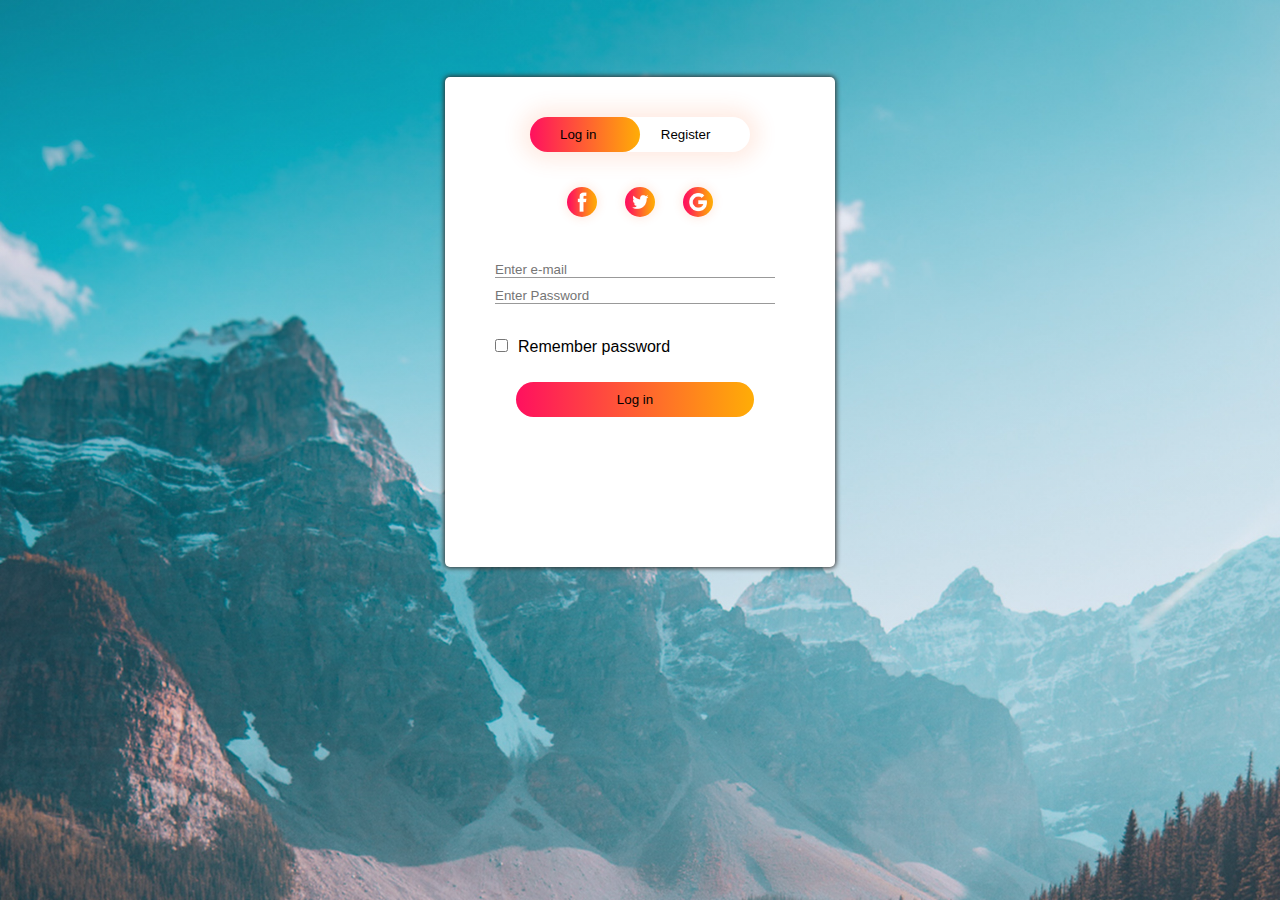
<file: login 2/index.html>
<!DOCTYPE html>
<html lang="en">
  <head>
    <meta charset="UTF-8" />
    <meta http-equiv="X-UA-Compatible" content="IE=edge" />
    <meta name="viewport" content="width=device-width, initial-scale=1.0" />
    <link rel="stylesheet" href="style.css" />
    <title>Login 2</title>
  </head>
  <body>
    <section class="hero">
      <div class="form-box">
        <div class="btn-box">
          <div id="btn-switch"></div>
          <button type="button" class="toggle-btn" onclick="login()">
            Log in
          </button>
          <button type="button" class="toggle-btn" onclick="register()">
            Register
          </button>
        </div>
        <div class="social-icons">
          <img src="./img/fb.png" class="social-icon" alt="" />
          <img src="./img/tw.png" class="social-icon" alt="" />
          <img src="./img/gp.png" class="social-icon" alt="" />
        </div>
        <form id="login" class="input-group">
          <input
            type="email"
            class="input-field"
            id="email"
            required
            placeholder="Enter e-mail"
          />
          <input
            type="password"
            class="input-field"
            id="password"
            required
            placeholder="Enter Password"
          />
          <input type="checkbox" class="chech-box" /><span
            >Remember password</span
          >
          <button type="button" class="submit-btn" value="">Log in</button>
        </form>
        <form id="register" class="input-group">
          <input
            type="email"
            class="input-field"
            id="email-register"
            required
            placeholder="Enter e-mail"
          />
          <input
            type="password"
            class="input-field"
            id="password-register"
            required
            placeholder="Enter Password"
          />
          <input type="checkbox" class="chech-box" /><span
            >I agree to the terms & conditions</span
          >
          <button type="button" class="submit-btn" value="">Register</button>
        </form>
      </div>
    </section>
    <script>
      var x = document.getElementById("login");
      var y = document.getElementById("register");
      var z = document.getElementById("btn-switch");
      function register() {
        x.style.left = "-400px";
        y.style.left = "50px";
        z.style.left = "110px";
      }
      function login() {
        x.style.left = "50px";
        y.style.left = "450px";
        z.style.left = "0px";
        console.log(document.getElementById("login"));
      }
    </script>
  </body>
</html>
</file>
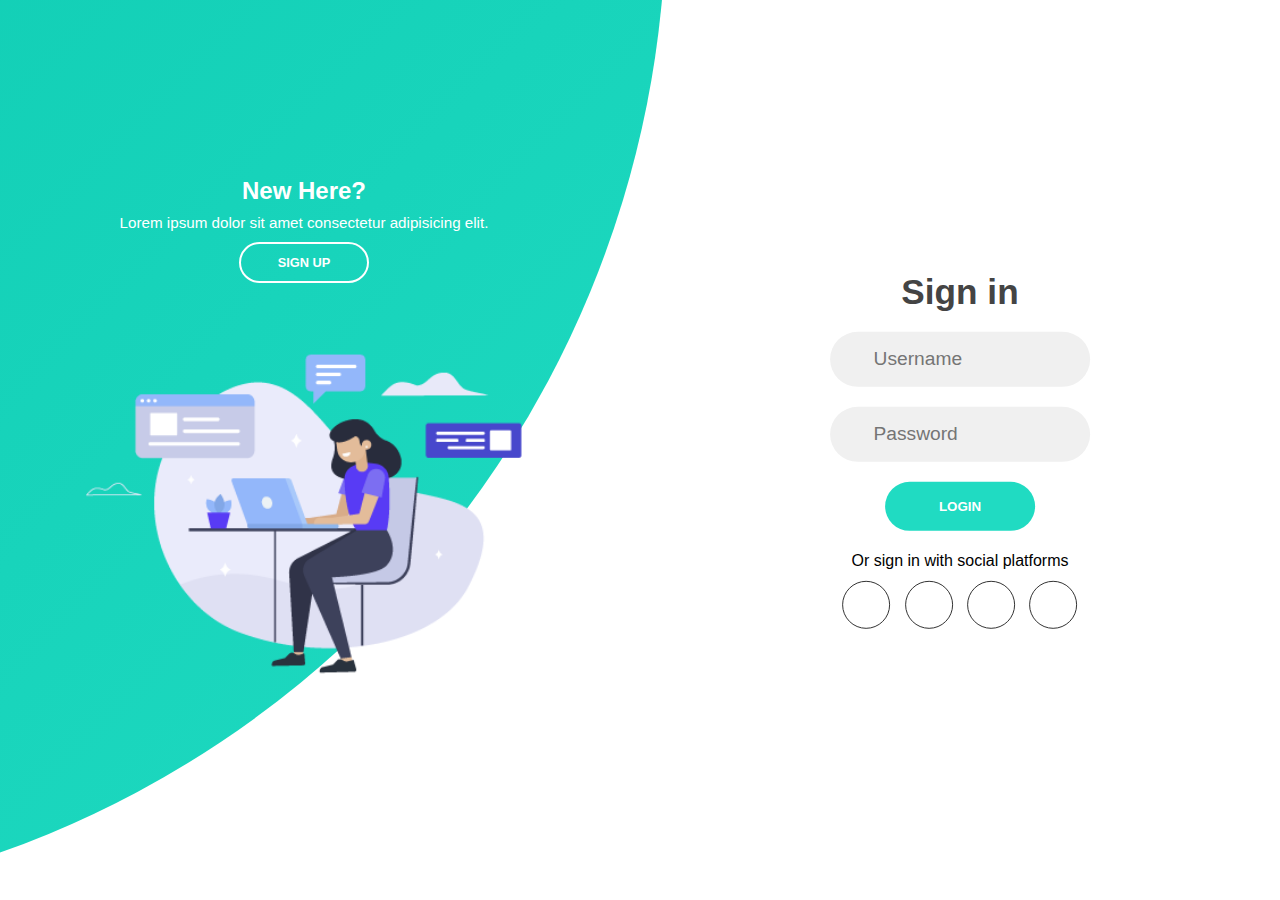
<file: login 3/index.html>
<!DOCTYPE html>
<html lang="en">
  <head>
    <meta charset="UTF-8" />
    <meta http-equiv="X-UA-Compatible" content="IE=edge" />
    <meta name="viewport" content="width=device-width, initial-scale=1.0" />
    <link
      rel="stylesheet"
      href="https://cdnjs.cloudflare.com/ajax/libs/font-awesome/6.1.1/css/all.min.css"
      integrity="sha512-KfkfwYDsLkIlwQp6LFnl8zNdLGxu9YAA1QvwINks4PhcElQSvqcyVLLD9aMhXd13uQjoXtEKNosOWaZqXgel0g=="
      crossorigin="anonymous"
      referrerpolicy="no-referrer"
    />
    <link rel="stylesheet" href="styles.css" />
    <title>Login 3</title>
  </head>
  <body>
    <div class="container">
      <div class="forms-container">
        <div class="signin-signup">
          <form action="#" class="sign-in-form">
            <h2 class="title">Sign in</h2>
            <div class="input-field">
              <i class="fas fa-user"></i>
              <input type="text" placeholder="Username" />
            </div>
            <div class="input-field">
              <i class="fas fa-lock"></i>
              <input type="password" placeholder="Password" />
            </div>
            <input type="submit" class="btn solid" value="Login" />
            <p class="social-text">Or sign in with social platforms</p>
            <div class="social-media">
              <a href="#" class="social-icon">
                <i class="fab fa-facebook-f"></i>
              </a>
              <a href="#" class="social-icon">
                <i class="fab fa-twitter"></i> </a
              ><a href="#" class="social-icon">
                <i class="fab fa-google"></i> </a
              ><a href="#" class="social-icon">
                <i class="fab fa-linkedin-in"></i>
              </a>
            </div>
          </form>
          <!-- Sign Up -->
          <form action="#" class="sign-up-form">
            <h2 class="title">Sign up</h2>
            <div class="input-field">
              <i class="fas fa-user"></i>
              <input type="text" placeholder="Username" />
            </div>
            <div class="input-field">
              <i class="fas fa-envelope"></i>
              <input type="email" placeholder="E-mail" />
            </div>
            <div class="input-field">
              <i class="fas fa-lock"></i>
              <input type="password" placeholder="Password" />
            </div>
            <input type="submit" class="btn solid" value="Register" />
            <p class="social-text">Or sign up with social platforms</p>
            <div class="social-media">
              <a href="#" class="social-icon">
                <i class="fab fa-facebook-f"></i>
              </a>
              <a href="#" class="social-icon">
                <i class="fab fa-twitter"></i> </a
              ><a href="#" class="social-icon">
                <i class="fab fa-google"></i> </a
              ><a href="#" class="social-icon">
                <i class="fab fa-linkedin-in"></i>
              </a>
            </div>
          </form>
        </div>
      </div>
      
      <div class="panels-container">
        <div class="panel left-panel">
          <div class="content">
            <h3>New Here?</h3>
            <p>Lorem ipsum dolor sit amet consectetur adipisicing elit.</p>
            <button class="btn transparent" id="sign-up-button">Sign Up</button>
          </div>
          <img src="login-img.png" alt="login" class="image" />
        </div>
        <div class="panel right-panel">
          <div class="content">
            <h3>One of us</h3>
            <p>Lorem ipsum dolor sit amet consectetur adipisicing elit.</p>
            <button class="btn transparent" id="sign-in-button">Sign In</button>
          </div>
          <img
            src="design-agency-4155254-3468612.png"
            alt="exemplo"
            class="image"
          />
        </div>
      </div>
    </div>

    <script src="app.js"></script>
  </body>
</html>
</file>
<file: login 2/style.css>
* {
  margin: 0;
  padding: 0;
  font-family: sans-serif;
}

.hero {
  width: 100%;
  height: 100vh;
  background-image: linear-gradient(
      rgba(83, 134, 245, 0.1),
      rgba(53, 95, 186, 0.1)
    ),
    url("./img/banner.jpg");
  background-position: center;
  background-size: cover;
  background-repeat: no-repeat;
  position: absolute;
}
.form-box {
  position: relative;
  /* top: 50%;
  left: 50%;
  transform: translate(-50%, -50%); */

  margin: 6% auto;
  width: 380px;
  height: 480px;
  background-color: #fff;
  border-radius: 5px;
  box-shadow: 0 0 5px 1px #333;
  padding: 5px;
  overflow: hidden;

}

.btn-box {
  width: 220px;
  margin: 35px auto;
  position: relative;
  box-shadow: 0 0 20px 9px #ff61241f;
  border-radius: 30px;
}
.toggle-btn {
  padding: 10px 30px;
  cursor: pointer;
  background-color: transparent;
  outline: none;
  border: 0;
  position: relative;
}
#btn-switch {
  position: absolute;
  top: 0;
  left: 0;
  width: 110px;
  height: 100%;
  background: linear-gradient(to right, #ff105f, #ffad06);
  border-radius: 30px;
  transition: 0.5s;
}

.social-icons {
  margin: 30px auto;
  text-align: center;
}
.social-icons img {
  width: 30px;
  margin: 0 12px;
  box-shadow: 0 0 10px 2px #ff61241f;
  border-radius: 50%;
  cursor: pointer;
}
.input-group {
  top: 180px;
  position: absolute;
  width: 280px;
  transition: 0.5s;
}
.input-field {
  width: 100%;
  padding: 10px auto;
  margin: 5px 0;
  border-left: 0;
  border-top: 0;
  border-right: 0;
  border-bottom: 1px solid #999;
  outline: none;
  background: transparent;
}
.submit-btn {
  width: 85%;
  padding: 10px 30px;
  cursor: pointer;
  display: block;
  margin: auto;
  background: linear-gradient(to right, #ff105f, #ffad06);
  border-radius: 30px;
  transition: 0.5s;
  border: none;
  outline: none;
}
.chech-box{
  margin: 30px 10px 30px 0;
}
.chech-box span{
  color: #777;
  font-size: 12px;
  bottom: 68px;
  position: absolute;
}
#login{
  left: 50px;
}
#register{
  left: 450px;
}
</file>
<file: login 3/styles.css>
* {
  margin: 0;
  padding: 0;
  box-sizing: border-box;
  font-family: sans-serif;
}

.container {
  position: relative;
  width: 100%;
  min-height: 100vh;
  background: #fff;
  overflow: hidden;
}
.container::before {
  content: "";
  position: absolute;
  height: 2000px;
  width: 2000px;
  top: -10%;
  right: 48%;
  background-image: linear-gradient(-45deg, #20dbc2 0%, #00bfa6 100%);
  transform: translateY(-50%);
  border-radius: 50%;
  z-index: 6;
  transition: 1.8s ease-in-out;
}
.forms-container {
  position: absolute;
  width: 100%;
  height: 100%;
  top: 0;
  left: 0;
}
form {
  display: flex;
  flex-direction: column;
  justify-content: center;
  align-items: center;
  padding: 0 0.5rem;
  grid-column: 1 / 2;
  grid-row: 1 / 2;
}
.title {
  font-size: 2.2rem;
  margin-bottom: 10px;
  color: #444;
}
.input-field {
  max-width: 380px;
  width: 100%;
  height: 55px;
  background-color: #f0f0f0;
  margin: 10px 0px;
  border-radius: 55px;
  display: grid;
  grid-template-columns: 15% 85%;
  padding: 0 0.4rem;
  position: relative;
}
.input-field i {
  text-align: center;
  line-height: 55px;
  color: #acacac;
  font-size: 1.5rem;
}

.input-field input {
  background: none;
  outline: none;
  border: none;
  line-height: 1;
  font-weight: 600;
  font-size: 1.2rem;
  color: #333;
}
.input-field input:placeholder-shown {
  color: #aaa;
  font-weight: 500;
}
.btn {
  width: 150px;
  height: 49px;
  outline: none;
  border: none;
  border-radius: 49px;
  background-color: #20dbc2;
  color: #fff;
  text-transform: uppercase;
  font-weight: 600;
  margin: 10px 0;
  transition: all 0.5s;
}
.btn:hover {
  background-color: #169382;
}
.social-text {
  padding: 0.7rem 0;
}
.social-media {
  display: flex;
  justify-content: center;
}
.social-icon {
  width: 48px;
  height: 48px;
  margin: 0 0.45rem;
  border: 1px solid #333;
  color: #333;
  border-radius: 50%;
  display: flex;
  align-items: center;
  justify-content: center;
  text-decoration: none;
  transition: all 0.5s;
  font-size: 1.3rem;
}
.social-icon:hover {
  color: #20dbc2;
  border-color: #20dbc2;
}
.signin-signup {
  position: absolute;
  top: 50%;
  left: 75%;
  transform: translate(-50%, -50%);
  display: grid;
  grid-template-columns: 1fr;
  z-index: 5;
  transition: 1.1s ease-in-out;
}
form.sign-in-form {
  z-index: 2;
}

form.sign-up-form {
  z-index: 1;
  opacity: 0;
}

.image {
  width: 100%;
  transition: 0.9s 0.6s ease-in-out;
}

.panels-container {
  position: absolute;
  width: 100%;
  height: 100%;
  top: 0;
  left: 0;
  display: grid;
  grid-template-columns: repeat(2, 1fr);
}
.panel {
  display: flex;
  flex-direction: column;
  align-items: center;
  justify-content: center;
  text-align: center;
  z-index: 7;
}

.left-panel {
  padding: 3rem 17% 2rem 12%;
}
.right-panel {
  padding: 3rem 12% 2rem 17%;
}

.panel .content {
  color: #fff;
  transition: 0.9s 0.6s ease-in-out;
}
.panel h3 {
  font-weight: 600;
  line-height: 1;
  font-size: 1.5rem;
}

.panel p {
  font-size: 0.95rem;
  padding: 0.7rem 0;
}

.btn.transparent {
  margin: 0;
  background: none;
  border: 2px solid #fff;
  width: 130px;
  height: 41px;
  font-weight: 600;
  font-size: 0.8rem;
}
.right-panel .content,
.right-panel .image {
  transform: translateX(800px);
}
/*Animation*/

.container.sign-up-mode::before {
  transform: translate(100%, -50%);
  right: 52%;
}
.container.sign-up-mode .left-panel .image,
.container.sign-up-mode .left-panel .content {
  transform: translate(-800px);
}

.container.sign-up-mode .right-panel .image,
.container.sign-up-mode .right-panel .content {
  transform: translate(0%);
}
.container.sign-up-mode .left-panel{
  pointer-events: none;
}
.container.sign-up-mode .right-panel{
  pointer-events: all;
}
.container.sign-up-mode .signin-signup{
  left: 25%;
}

.container.sign-up-mode form.sign-in-form{
  z-index: 1;
  opacity: 0 ;
}
.container.sign-up-mode form.sign-up-form{
  z-index: 2;
  opacity: 1 ;
}
</file>
